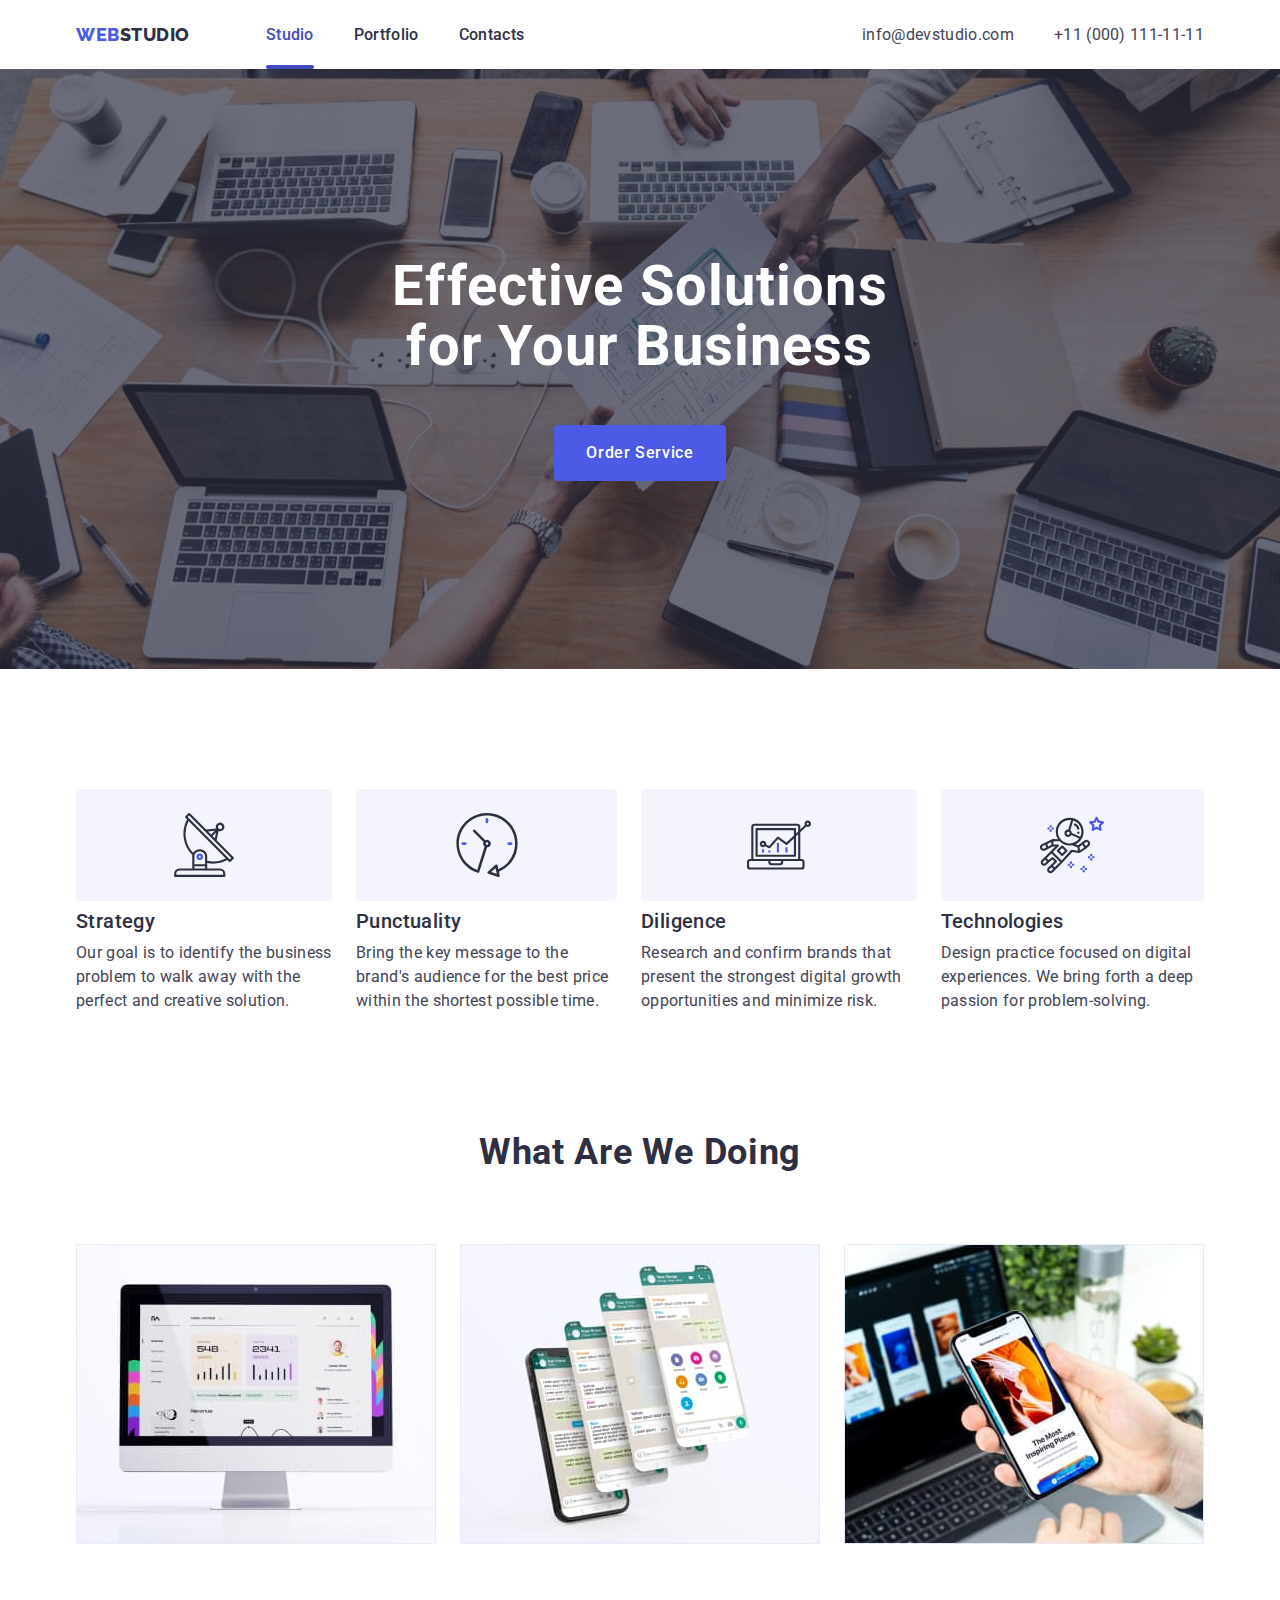
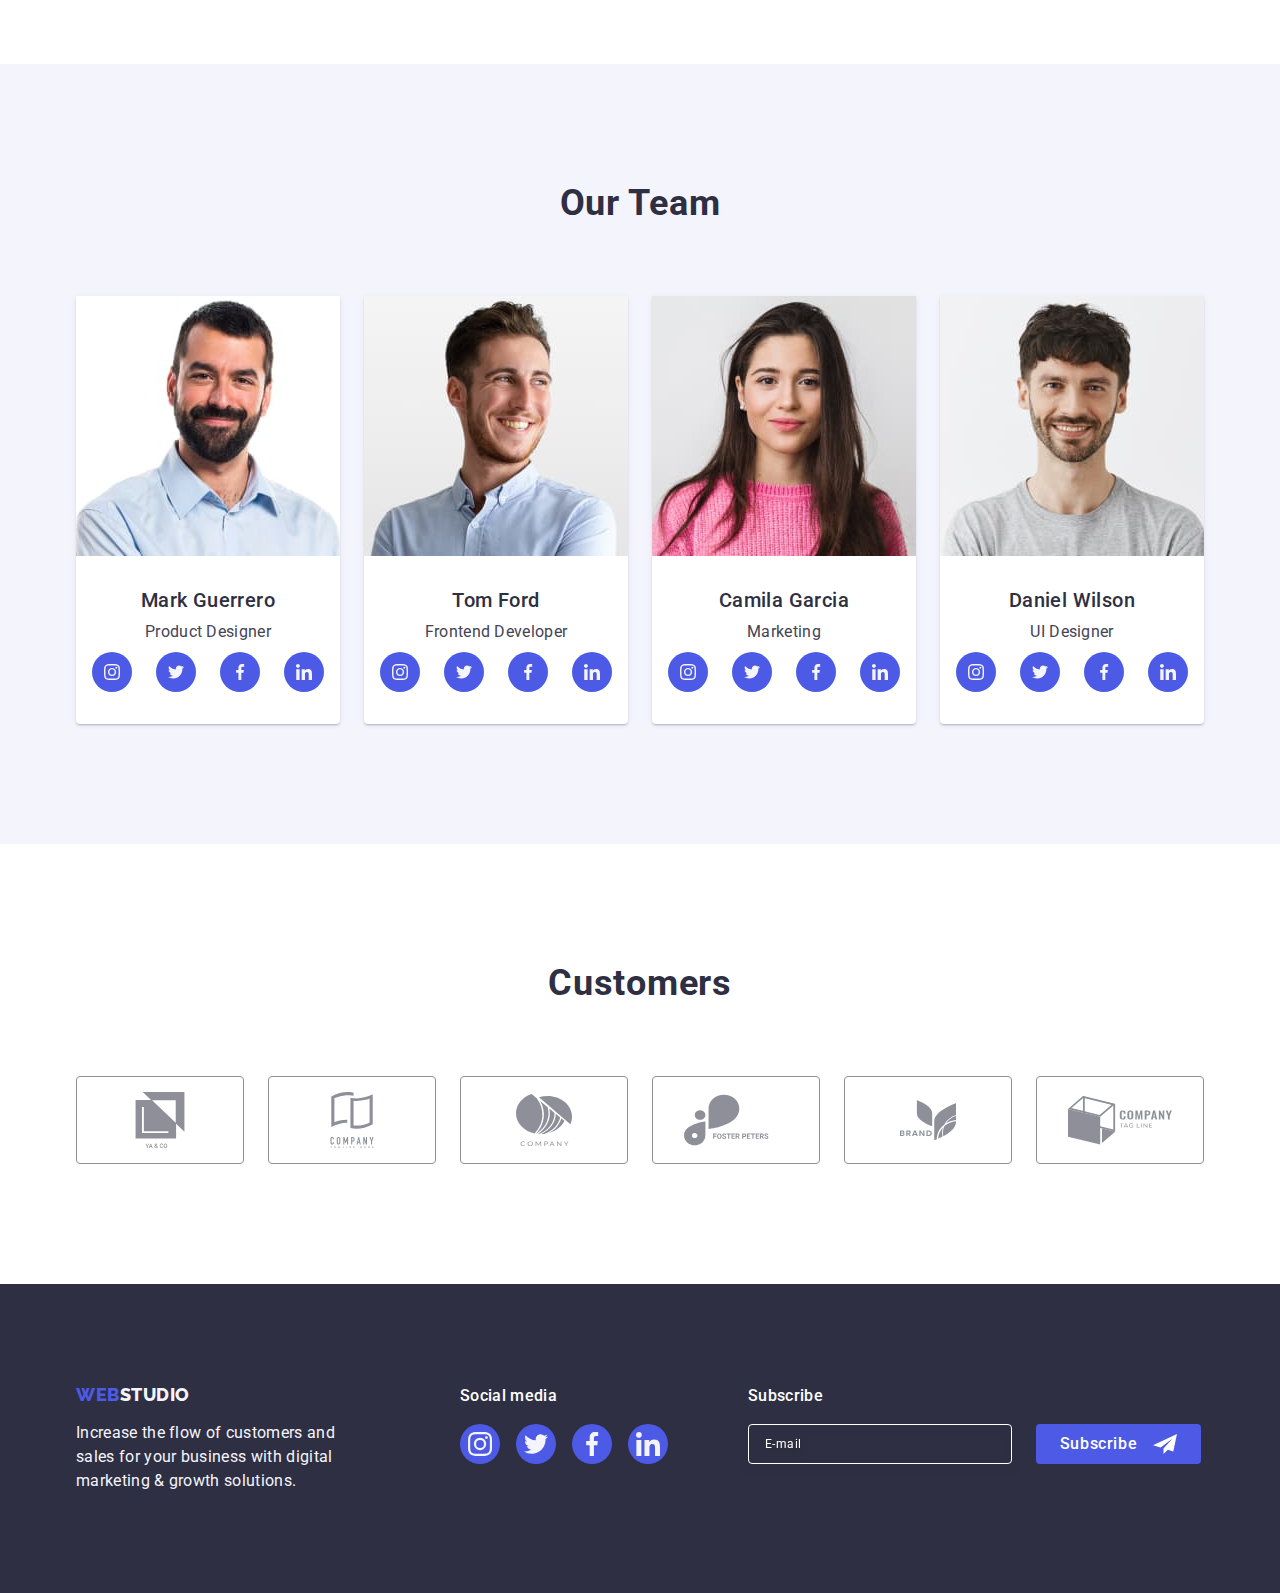
<file: index.html>
<!DOCTYPE html>
<html lang="en">
  <head>
    <meta charset="UTF-8" />
    <meta http-equiv="X-UA-Compatible" content="IE=edge" />
    <meta name="viewport" content="width=device-width, initial-scale=1.0" />
    <link
      rel="stylesheet"
      href="https://cdnjs.cloudflare.com/ajax/libs/modern-normalize/1.1.0/modern-normalize.min.css"
    />
    <link rel="stylesheet" href="./css/styles.css" />
    <link rel="preconnect" href="https://fonts.googleapis.com" />
    <link rel="preconnect" href="https://fonts.gstatic.com" crossorigin />
    <link
      href="https://fonts.googleapis.com/css2?family=Raleway:wght@800&family=Roboto:wght@400;500;700&display=swap"
      rel="stylesheet"
    />
    <title>Web Studio</title>
  </head>
  <body>
    <header class="page-header">
      <div class="container page-header-container">
        <nav class="main-nav">
          <a href="./index.html" class="logo link"
            >Web<span class="logo-part">Studio</span></a
          >
          <ul class="main-nav-list list">
            <li class="main-nav-item item">
              <a class="main-nav-link link current-page" href="./index.html"
                >Studio</a
              >
            </li>
            <li class="main-nav-item item">
              <a class="main-nav-link link" href="./portfolio.html"
                >Portfolio</a
              >
            </li>
            <li class="main-nav-item item">
              <a class="main-nav-link link" href="">Contacts</a>
            </li>
          </ul>
        </nav>
        <address class="page-header-address">
          <ul class="header-adress-list list">
            <li class="header-address-item item">
              <a
                class="header-address-link link"
                href="mailto:info@devstudio.com"
                >info@devstudio.com</a
              >
            </li>
            <li class="header-address-item item">
              <a class="header-address-link link" href="tel:+110001111111"
                >+11 (000) 111-11-11</a
              >
            </li>
          </ul>
        </address>
      </div>
    </header>
    <main>
      <section class="hero">
        <div class="container hero-container">
          <h1 class="main-title">Effective Solutions for Your Business</h1>
          <button class="hero-btn btn" type="button" data-modal-open>
            Order Service
          </button>
        </div>
      </section>
      <section class="principles">
        <div class="container">
          <h2 class="hiden">Section 1</h2>
          <ul class="principles-list list">
            <li class="principles-item item">
              <div class="principles-icon-block">
                <svg class="principles-icon" width="64" height="64">
                  <use href="./images/icons.svg#icon-antenna"></use>
                </svg>
              </div>
              <h3 class="secondary-title">Strategy</h3>
              <p class="main-text">
                Our goal is to identify the business problem to walk away with
                the perfect and creative solution.
              </p>
            </li>
            <li class="principles-item item">
              <div class="principles-icon-block">
                <svg class="principles-icon" width="64" height="64">
                  <use href="./images/icons.svg#icon-clock"></use>
                </svg>
              </div>
              <h3 class="secondary-title">Punctuality</h3>
              <p class="main-text">
                Bring the key message to the brand's audience for the best price
                within the shortest possible time.
              </p>
            </li>
            <li class="principles-item item">
              <div class="principles-icon-block">
                <svg class="principles-icon" width="64" height="64">
                  <use href="./images/icons.svg#icon-diagram"></use>
                </svg>
              </div>
              <h3 class="secondary-title">Diligence</h3>
              <p class="main-text">
                Research and confirm brands that present the strongest digital
                growth opportunities and minimize risk.
              </p>
            </li>
            <li class="principles-item item">
              <div class="principles-icon-block">
                <svg class="principles-icon" width="64" height="64">
                  <use href="./images/icons.svg#icon-astronaut"></use>
                </svg>
              </div>
              <h3 class="secondary-title">Technologies</h3>
              <p class="main-text">
                Design practice focused on digital experiences. We bring forth a
                deep passion for problem-solving.
              </p>
            </li>
          </ul>
        </div>
      </section>
      <section class="works">
        <div class="container">
          <h2 class="section-title">What are we doing</h2>
          <ul class="works-list list">
            <li class="works-item item">
              <img
                class="works-img"
                src="./images/computer.jpg"
                alt="computer"
                width="360"
              />
            </li>
            <li class="works-item item">
              <img
                class="works-img"
                src="./images/phone.jpg"
                alt="phone"
                width="360"
              />
            </li>
            <li class="works-item item">
              <img
                class="works-img"
                src="./images/phone-and-laptop.jpg"
                alt="phone and laptop"
                width="360"
              />
            </li>
          </ul>
        </div>
      </section>
      <section class="team">
        <div class="container">
          <h2 class="section-title">Our Team</h2>
          <ul class="team-list list">
            <li class="team-item item">
              <img
                class="team-img"
                src="./images/mark-guerrero.jpg"
                alt="mark guerrero"
                width="264"
              />
              <div class="card-info">
                <h3 class="secondary-title">Mark Guerrero</h3>
                <p class="main-text">Product Designer</p>
                <ul class="social-media-list list">
                  <li class="social-media-item">
                    <a href="" class="social-media-link">
                      <svg
                        class="social-media-icon"
                        aria-label="instagram icon"
                        width="16"
                        height="16"
                      >
                        <use href="./images/icons.svg#icon-instagram"></use>
                      </svg>
                    </a>
                  </li>
                  <li class="social-media-item">
                    <a href="" class="social-media-link">
                      <svg
                        class="social-media-icon"
                        aria-label="twitter icon"
                        width="16"
                        height="16"
                      >
                        <use href="./images/icons.svg#icon-twitter"></use>
                      </svg>
                    </a>
                  </li>
                  <li class="social-media-item">
                    <a href="" class="social-media-link">
                      <svg
                        class="social-media-icon"
                        aria-label="facebook icon"
                        width="16"
                        height="16"
                      >
                        <use href="./images/icons.svg#icon-facebook"></use>
                      </svg>
                    </a>
                  </li>
                  <li class="social-media-item">
                    <a href="" class="social-media-link">
                      <svg
                        class="social-media-icon"
                        aria-label="linkedin icon"
                        width="16"
                        height="16"
                      >
                        <use href="./images/icons.svg#icon-linkedin"></use>
                      </svg>
                    </a>
                  </li>
                </ul>
              </div>
            </li>
            <li class="team-item item">
              <img
                class="team-img"
                src="./images/tom-ford.jpg"
                alt="tom ford"
                width="264"
              />
              <div class="card-info">
                <h3 class="secondary-title">Tom Ford</h3>
                <p class="main-text">Frontend Developer</p>
                <ul class="social-media-list list">
                  <li class="social-media-item">
                    <a
                      href=""
                      class="social-media-link"
                      aria-label="instagram icon"
                    >
                      <svg class="social-media-icon" width="16" height="16">
                        <use href="./images/icons.svg#icon-instagram"></use>
                      </svg>
                    </a>
                  </li>
                  <li class="social-media-item">
                    <a
                      href=""
                      class="social-media-link"
                      aria-label="twitter icon"
                    >
                      <svg class="social-media-icon" width="16" height="16">
                        <use href="./images/icons.svg#icon-twitter"></use>
                      </svg>
                    </a>
                  </li>
                  <li class="social-media-item">
                    <a
                      href=""
                      class="social-media-link"
                      aria-label="facebook icon"
                    >
                      <svg class="social-media-icon" width="16" height="16">
                        <use href="./images/icons.svg#icon-facebook"></use>
                      </svg>
                    </a>
                  </li>
                  <li class="social-media-item">
                    <a
                      href=""
                      class="social-media-link"
                      aria-label="linkedin icon"
                    >
                      <svg class="social-media-icon" width="16" height="16">
                        <use href="./images/icons.svg#icon-linkedin"></use>
                      </svg>
                    </a>
                  </li>
                </ul>
              </div>
            </li>
            <li class="team-item item">
              <img
                class="team-img"
                src="./images/camila-garcia.jpg"
                alt="camila garcia"
                width="264"
              />
              <div class="card-info">
                <h3 class="secondary-title">Camila Garcia</h3>
                <p class="main-text">Marketing</p>
                <ul class="social-media-list list">
                  <li class="social-media-item">
                    <a
                      href=""
                      class="social-media-link"
                      aria-label="instagram icon"
                    >
                      <svg class="social-media-icon" width="16" height="16">
                        <use href="./images/icons.svg#icon-instagram"></use>
                      </svg>
                    </a>
                  </li>
                  <li class="social-media-item">
                    <a
                      href=""
                      class="social-media-link"
                      aria-label="twitter icon"
                    >
                      <svg class="social-media-icon" width="16" height="16">
                        <use href="./images/icons.svg#icon-twitter"></use>
                      </svg>
                    </a>
                  </li>
                  <li class="social-media-item">
                    <a
                      href=""
                      class="social-media-link"
                      aria-label="facebook icon"
                    >
                      <svg class="social-media-icon" width="16" height="16">
                        <use href="./images/icons.svg#icon-facebook"></use>
                      </svg>
                    </a>
                  </li>
                  <li class="social-media-item">
                    <a
                      href=""
                      class="social-media-link"
                      aria-label="linkedin icon"
                    >
                      <svg class="social-media-icon" width="16" height="16">
                        <use href="./images/icons.svg#icon-linkedin"></use>
                      </svg>
                    </a>
                  </li>
                </ul>
              </div>
            </li>
            <li class="team-item item">
              <img
                class="team-img"
                src="./images/daniel-wilson.jpg"
                alt="daniel wilson"
                width="264"
              />
              <div class="card-info">
                <h3 class="secondary-title">Daniel Wilson</h3>
                <p class="main-text">UI Designer</p>
                <ul class="social-media-list list">
                  <li class="social-media-item">
                    <a
                      href=""
                      class="social-media-link"
                      aria-label="instagram icon"
                    >
                      <svg class="social-media-icon" width="16" height="16">
                        <use href="./images/icons.svg#icon-instagram"></use>
                      </svg>
                    </a>
                  </li>
                  <li class="social-media-item">
                    <a
                      href=""
                      class="social-media-link"
                      aria-label="twitter icon"
                    >
                      <svg class="social-media-icon" width="16" height="16">
                        <use href="./images/icons.svg#icon-twitter"></use>
                      </svg>
                    </a>
                  </li>
                  <li class="social-media-item">
                    <a
                      href=""
                      class="social-media-link"
                      aria-label="facebook icon"
                    >
                      <svg class="social-media-icon" width="16" height="16">
                        <use href="./images/icons.svg#icon-facebook"></use>
                      </svg>
                    </a>
                  </li>
                  <li class="social-media-item">
                    <a
                      href=""
                      class="social-media-link"
                      aria-label="linkedin icon"
                    >
                      <svg class="social-media-icon" width="16" height="16">
                        <use href="./images/icons.svg#icon-linkedin"></use>
                      </svg>
                    </a>
                  </li>
                </ul>
              </div>
            </li>
          </ul>
        </div>
      </section>
      <section class="customers">
        <div class="container">
          <h2 class="section-title">Customers</h2>
          <ul class="customers-list list">
            <li class="customers-item">
              <a href="" class="customers-link" aria-label="Ya&Co logo">
                <svg class="customers-icon" width="104" height="56">
                  <use href="./images/icons.svg#icon-ya-co"></use>
                </svg>
              </a>
            </li>
            <li class="customers-item">
              <a
                href=""
                class="customers-link"
                aria-label="Company tagline here icon"
              >
                <svg class="customers-icon" width="104" height="56">
                  <use href="./images/icons.svg#icon-tagline-here"></use>
                </svg>
              </a>
            </li>
            <li class="customers-item">
              <a href="" class="customers-link" aria-label="Company icon">
                <svg class="customers-icon" width="104" height="56">
                  <use href="./images/icons.svg#icon-company"></use>
                </svg>
              </a>
            </li>
            <li class="customers-item">
              <a href="" class="customers-link" aria-label="Foster peters icon">
                <svg class="customers-icon" width="104" height="56">
                  <use href="./images/icons.svg#icon-foster-peters"></use>
                </svg>
              </a>
            </li>
            <li class="customers-item">
              <a href="" class="customers-link" aria-label="Brand icon">
                <svg class="customers-icon" width="104" height="56">
                  <use href="./images/icons.svg#icon-brand"></use>
                </svg>
              </a>
            </li>
            <li class="customers-item">
              <a
                href=""
                class="customers-link"
                aria-label="Company tag line icon"
              >
                <svg class="customers-icon" width="104" height="56">
                  <use href="./images/icons.svg#icon-company-tag-line"></use>
                </svg>
              </a>
            </li>
          </ul>
        </div>
      </section>
    </main>
    <footer class="basement">
      <div class="container">
        <div class="basement-left">
          <a href="./index.html" class="logo link"
            >Web<span class="logo-part">Studio</span></a
          >
          <p class="main-text">
            Increase the flow of customers and sales for your business with
            digital marketing & growth solutions.
          </p>
        </div>

        <div class="social-media-block">
          <p class="basement-social-media-title">Social media</p>
          <ul class="social-media-list sm-list-footer list">
            <li class="social-media-item">
              <a
                href=""
                class="social-media-link sm-link-footer"
                aria-label="instagram icon"
              >
                <svg class="social-media-icon" width="24" height="24">
                  <use href="./images/icons.svg#icon-instagram"></use>
                </svg>
              </a>
            </li>
            <li class="social-media-item">
              <a
                href=""
                class="social-media-link sm-link-footer"
                aria-label="twitter icon"
              >
                <svg class="social-media-icon" width="24" height="24">
                  <use href="./images/icons.svg#icon-twitter"></use>
                </svg>
              </a>
            </li>
            <li class="social-media-item">
              <a
                href=""
                class="social-media-link sm-link-footer"
                aria-label="facebook icon"
              >
                <svg class="social-media-icon" width="24" height="24">
                  <use href="./images/icons.svg#icon-facebook"></use>
                </svg>
              </a>
            </li>
            <li class="social-media-item">
              <a
                href=""
                class="social-media-link sm-link-footer"
                aria-label="linkedin icon"
              >
                <svg class="social-media-icon" width="24" height="24">
                  <use href="./images/icons.svg#icon-linkedin"></use>
                </svg>
              </a>
            </li>
          </ul>
        </div>

        <div class="bacement-form-wrapper">
          <p class="bacement-form-title">Subscribe</p>
          <form class="basement-subscribe-form" name="subscribe-form">
            <label
              class="bacement-subscribe-form-wrapper"
              id="bacement-user-name-input"
            >
              <input
                type="email"
                name="user-mail"
                class="basement-subscribe-input-mail"
                placeholder="E-mail"
                required
              />
            </label>
            <button class="basement-subscribe-btn btn" type="submit">
              Subscribe
              <svg
                class="basement-subscribe-button-icon"
                width="24"
                height="24"
              >
                <use
                  class="basement-subscribe-button-plane-icon"
                  href="./images/icons.svg#icon-plain"
                ></use>
              </svg>
            </button>
          </form>
        </div>
      </div>
    </footer>
    <div class="hero-backdrop is-hidden" data-modal>
      <div class="hero-modal">
        <button class="hero-modal-btn btn" type="button" data-modal-close>
          <svg class="hero-modal-icon" width="8" height="8">
            <use href="./images/icons.svg#icon-close"></use>
          </svg>
        </button>
        <p class="modal-contacts-form-title">
          Leave your contacts and we will call you back
        </p>
        <form name="modal-contacts-form">
          <div class="modal-contacts-form-fild">
            <label class="modal-contacts-form-wrapper" for="user-name"
              >Name</label
            >
            <div class="contacts-form-input-wrapper">
              <input
                class="modal-contacts-input"
                type="text"
                name="user-name"
                required
                id="user-name"
              />
              <svg class="contacts-form-input-icon" width="18" height="24">
                <use href="./images/icons.svg#icon-man"></use>
              </svg>
            </div>
          </div>
          <div class="modal-contacts-form-fild">
            <label class="modal-contacts-form-wrapper" for="user-phone"
              >Phone</label
            >
            <div class="contacts-form-input-wrapper">
              <input
                class="modal-contacts-input"
                type="tel"
                name="user-phone"
                id="user-phone"
                required
              />
              <svg class="contacts-form-input-icon" width="18" height="24">
                <use href="./images/icons.svg#icon-phone"></use>
              </svg>
            </div>
          </div>

          <div class="modal-contacts-form-fild">
            <label class="modal-contacts-form-wrapper" for="modal-user-mail"
              >Email</label
            >
            <div class="contacts-form-input-wrapper">
              <input
                class="modal-contacts-input"
                type="email"
                name="user-mail"
                id="modal-user-mail"
              />
              <svg class="contacts-form-input-icon" width="18" height="24">
                <use href="./images/icons.svg#icon-mail"></use>
              </svg>
            </div>
          </div>

          <div class="modal-contacts-form-textarea-fild">
            <label class="modal-contacts-form-wrapper" for="user-comment"
              >Comment</label
            >
            <textarea
              class="contacts-form-textarea"
              name="user-comment"
              id="user-comment"
              placeholder="Text input"
            ></textarea>
          </div>
          <div class="modal-contacts-form-checkbox-fild">
            <input
              class="modal-contacts-checkbox visually-hidden"
              type="checkbox"
              name="user-privacy"
              required
              id="user-privacy"
              value="true"
            />
            <label class="modal-contacts-checkbox-wrapper" for="user-privacy"
              ><span class="modal-contacts-custom-checkbox-wrapper">
                <svg
                  class="modal-contacts-custom-checkbox-icon"
                  width="10"
                  height="8"
                >
                  <use href="./images/icons.svg#icon-checked"></use>
                </svg>
              </span>

              I accept the terms and conditions of the
              <a href="" class="modal-private-policy-link link"
                >Privacy Policy</a
              >
            </label>
          </div>
          <button type="submit" class="modal-contacts-submit-btn btn">
            Send
          </button>
        </form>
      </div>
    </div>
    <script src="./js/modal.js"></script>
  </body>
</html>
</file>
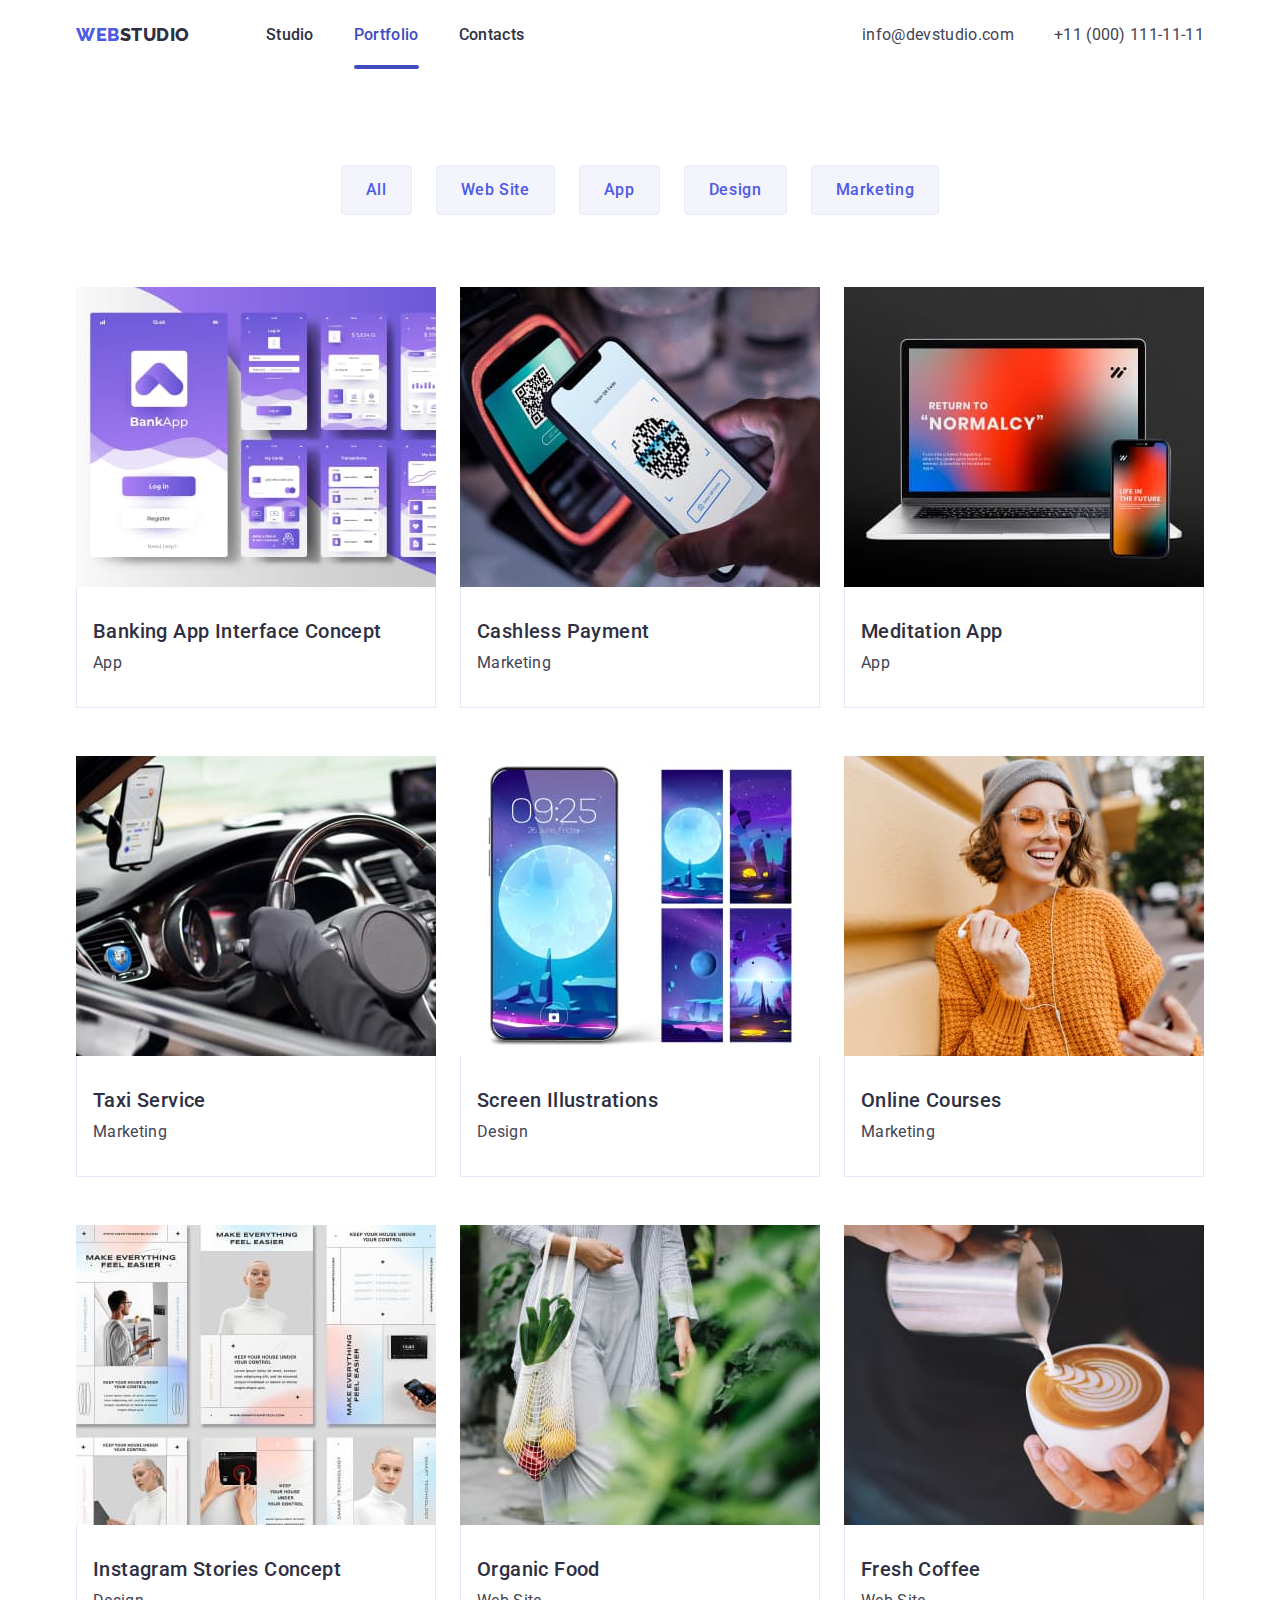
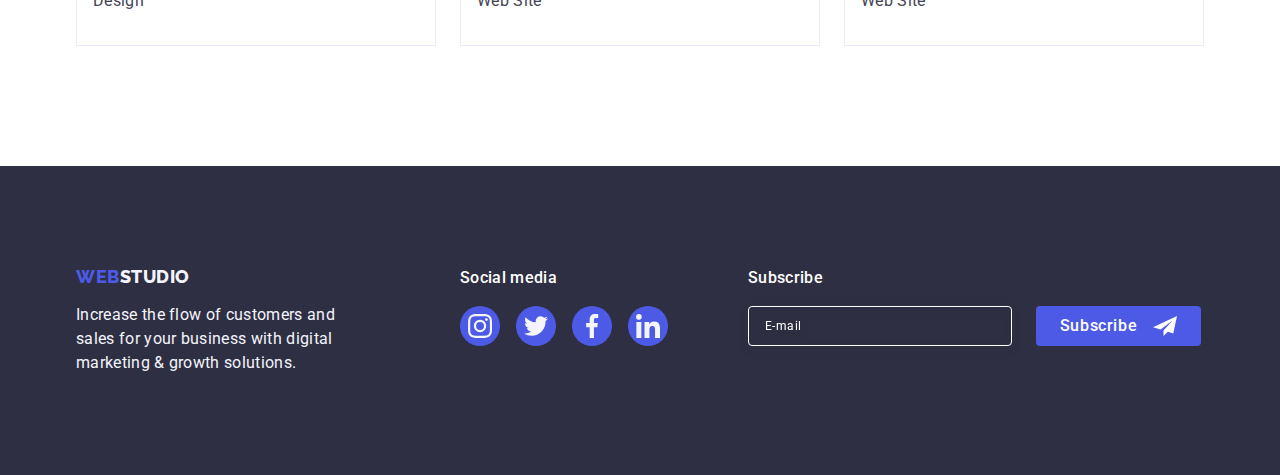
<file: portfolio.html>
<!DOCTYPE html>
<html lang="en">
  <head>
    <meta charset="UTF-8" />
    <meta http-equiv="X-UA-Compatible" content="IE=edge" />
    <meta name="viewport" content="width=device-width, initial-scale=1.0" />
    <link
      rel="stylesheet"
      href="https://cdnjs.cloudflare.com/ajax/libs/modern-normalize/1.1.0/modern-normalize.min.css"
    />
    <link rel="stylesheet" href="./css/styles.css" />
    <link rel="preconnect" href="https://fonts.googleapis.com" />
    <link rel="preconnect" href="https://fonts.gstatic.com" crossorigin />
    <link
      href="https://fonts.googleapis.com/css2?family=Raleway:wght@800&family=Roboto:wght@400;500;700&display=swap"
      rel="stylesheet"
    />
    <title>Portfolio</title>
  </head>
  <body>
    <header class="page-header">
      <div class="container page-header-container">
        <nav class="main-nav">
          <a href="./index.html" class="logo link"
            >Web<span class="logo-part">Studio</span></a
          >
          <ul class="main-nav-list list">
            <li class="main-nav-item item">
              <a class="main-nav-link link" href="./index.html">Studio</a>
            </li>
            <li class="main-nav-item item">
              <a class="main-nav-link link current-page" href="./portfolio.html"
                >Portfolio</a
              >
            </li>
            <li class="main-nav-item item">
              <a class="main-nav-link link" href="">Contacts</a>
            </li>
          </ul>
        </nav>
        <address class="page-header-address">
          <ul class="header-adress-list list">
            <li class="header-address-item item">
              <a
                class="header-address-link link"
                href="mailto:info@devstudio.com"
                >info@devstudio.com</a
              >
            </li>
            <li class="header-address-item item">
              <a class="header-address-link link" href="tel:+110001111111"
                >+11 (000) 111-11-11</a
              >
            </li>
          </ul>
        </address>
      </div>
    </header>
    <main>
      <section class="portfolio">
        <div class="container portfolio-container">
          <h1 class="hiden">Portfolio</h1>
          <ul class="portfolio-filtr-list list">
            <li class="portfolio-filtr-item item">
              <button class="portfolio-filtr-btn btn" type="button">All</button>
            </li>
            <li class="portfolio-filtr-item item">
              <button class="portfolio-filtr-btn btn" type="button">
                Web Site
              </button>
            </li>
            <li class="portfolio-filtr-item item">
              <button class="portfolio-filtr-btn btn" type="button">App</button>
            </li>
            <li class="portfolio-filtr-item item">
              <button class="portfolio-filtr-btn btn" type="button">
                Design
              </button>
            </li>
            <li class="portfolio-filtr-item item">
              <button class="portfolio-filtr-btn btn" type="button">
                Marketing
              </button>
            </li>
          </ul>
          <ul class="portfolio-list list">
            <li class="portfolio-item">
              <a href="" class="portfolio-link link">
                <div class="portfolio-thumb">
                  <img
                    src="./images/app.jpg"
                    alt="application"
                    width="360"
                    class="portfolio-img"
                  />
                  <p class="portfolio-overlay">
                    14 Stylish and User-Friendly App Design Concepts · Task
                    Manager App · Calorie Tracker App · Exotic Fruit Ecommerce
                    App · Cloud Storage App
                  </p>
                </div>
                <div class="card-info portfolio-card-info">
                  <h2 class="secondary-title">Banking App Interface Concept</h2>
                  <p class="main-text">App</p>
                </div>
              </a>
            </li>
            <li class="portfolio-item">
              <a href="" class="portfolio-link link">
                <div class="portfolio-thumb">
                  <img
                    src="./images/phone-payment.jpg"
                    alt="phone payment"
                    width="360"
                    class="portfolio-img"
                  />
                  <p class="portfolio-overlay">
                    14 Stylish and User-Friendly App Design Concepts · Task
                    Manager App · Calorie Tracker App · Exotic Fruit Ecommerce
                    App · Cloud Storage App
                  </p>
                </div>
                <div class="card-info portfolio-card-info">
                  <h2 class="secondary-title">Cashless Payment</h2>
                  <p class="main-text">Marketing</p>
                </div>
              </a>
            </li>
            <li class="portfolio-item">
              <a href="" class="portfolio-link link">
                <div class="portfolio-thumb">
                  <img
                    src="./images/leptop-phone.jpg"
                    alt="phone and laptop"
                    width="360"
                    class="portfolio-img"
                  />
                  <p class="portfolio-overlay">
                    14 Stylish and User-Friendly App Design Concepts · Task
                    Manager App · Calorie Tracker App · Exotic Fruit Ecommerce
                    App · Cloud Storage App
                  </p>
                </div>
                <div class="card-info portfolio-card-info">
                  <h2 class="secondary-title">Meditation App</h2>
                  <p class="main-text">App</p>
                </div>
              </a>
            </li>
            <li class="portfolio-item">
              <a href="" class="portfolio-link link">
                <div class="portfolio-thumb">
                  <img
                    src="./images/phone-in-car.jpg"
                    alt="phone in car"
                    width="360"
                    class="portfolio-img"
                  />
                  <p class="portfolio-overlay">
                    14 Stylish and User-Friendly App Design Concepts · Task
                    Manager App · Calorie Tracker App · Exotic Fruit Ecommerce
                    App · Cloud Storage App
                  </p>
                </div>
                <div class="card-info portfolio-card-info">
                  <h2 class="secondary-title">Taxi Service</h2>
                  <p class="main-text">Marketing</p>
                </div>
              </a>
            </li>
            <li class="portfolio-item">
              <a href="" class="portfolio-link link">
                <div class="portfolio-thumb">
                  <img
                    src="./images/phone-screenholders.jpg"
                    alt="phone and screenholders"
                    width="360"
                    class="portfolio-img"
                  />
                  <p class="portfolio-overlay">
                    14 Stylish and User-Friendly App Design Concepts · Task
                    Manager App · Calorie Tracker App · Exotic Fruit Ecommerce
                    App · Cloud Storage App
                  </p>
                </div>
                <div class="card-info portfolio-card-info">
                  <h2 class="secondary-title">Screen Illustrations</h2>
                  <p class="main-text">Design</p>
                </div>
              </a>
            </li>
            <li class="portfolio-item">
              <a href="" class="portfolio-link link">
                <div class="portfolio-thumb">
                  <img
                    src="./images/girl-with-phone.jpg"
                    alt="girl with phone"
                    width="360"
                    class="portfolio-img"
                  />
                  <p class="portfolio-overlay">
                    14 Stylish and User-Friendly App Design Concepts · Task
                    Manager App · Calorie Tracker App · Exotic Fruit Ecommerce
                    App · Cloud Storage App
                  </p>
                </div>
                <div class="card-info portfolio-card-info">
                  <h2 class="secondary-title">Online Courses</h2>
                  <p class="main-text">Marketing</p>
                </div>
              </a>
            </li>
            <li class="portfolio-item">
              <a href="" class="portfolio-link link">
                <div class="portfolio-thumb">
                  <img
                    src="./images/posts.jpg"
                    alt="posts"
                    width="360"
                    class="portfolio-img"
                  />
                  <p class="portfolio-overlay">
                    14 Stylish and User-Friendly App Design Concepts · Task
                    Manager App · Calorie Tracker App · Exotic Fruit Ecommerce
                    App · Cloud Storage App
                  </p>
                </div>
                <div class="card-info portfolio-card-info">
                  <h2 class="secondary-title">Instagram Stories Concept</h2>
                  <p class="main-text">Design</p>
                </div>
              </a>
            </li>
            <li class="portfolio-item">
              <a href="" class="portfolio-link link">
                <div class="portfolio-thumb">
                  <img
                    src="./images/woman-with-vegitables.jpg"
                    alt="woman with vegitables"
                    width="360"
                    class="portfolio-img"
                  />
                  <p class="portfolio-overlay">
                    14 Stylish and User-Friendly App Design Concepts · Task
                    Manager App · Calorie Tracker App · Exotic Fruit Ecommerce
                    App · Cloud Storage App
                  </p>
                </div>
                <div class="card-info portfolio-card-info">
                  <h2 class="secondary-title">Organic Food</h2>
                  <p class="main-text">Web Site</p>
                </div>
              </a>
            </li>
            <li class="portfolio-item">
              <a href="" class="portfolio-link link">
                <div class="portfolio-thumb">
                  <img
                    src="./images/coffe.jpg"
                    alt="coffe"
                    width="360"
                    class="portfolio-img"
                  />
                  <p class="portfolio-overlay">
                    14 Stylish and User-Friendly App Design Concepts · Task
                    Manager App · Calorie Tracker App · Exotic Fruit Ecommerce
                    App · Cloud Storage App
                  </p>
                </div>
                <div class="card-info portfolio-card-info">
                  <h2 class="secondary-title">Fresh Coffee</h2>
                  <p class="main-text">Web Site</p>
                </div>
              </a>
            </li>
          </ul>
        </div>
      </section>
    </main>
    <footer class="basement">
      <div class="container">
        <div class="basement-left">
          <a href="./index.html" class="logo link"
            >Web<span class="logo-part">Studio</span></a
          >
          <p class="main-text">
            Increase the flow of customers and sales for your business with
            digital marketing & growth solutions.
          </p>
        </div>

        <div class="social-media-block">
          <p class="basement-social-media-title">Social media</p>
          <ul class="social-media-list sm-list-footer list">
            <li class="social-media-item">
              <a
                href=""
                class="social-media-link sm-link-footer"
                aria-label="instagram icon"
              >
                <svg class="social-media-icon" width="24" height="24">
                  <use href="./images/icons.svg#icon-instagram"></use>
                </svg>
              </a>
            </li>
            <li class="social-media-item">
              <a
                href=""
                class="social-media-link sm-link-footer"
                aria-label="twitter icon"
              >
                <svg class="social-media-icon" width="24" height="24">
                  <use href="./images/icons.svg#icon-twitter"></use>
                </svg>
              </a>
            </li>
            <li class="social-media-item">
              <a
                href=""
                class="social-media-link sm-link-footer"
                aria-label="facebook icon"
              >
                <svg class="social-media-icon" width="24" height="24">
                  <use href="./images/icons.svg#icon-facebook"></use>
                </svg>
              </a>
            </li>
            <li class="social-media-item">
              <a
                href=""
                class="social-media-link sm-link-footer"
                aria-label="linkedin icon"
              >
                <svg class="social-media-icon" width="24" height="24">
                  <use href="./images/icons.svg#icon-linkedin"></use>
                </svg>
              </a>
            </li>
          </ul>
        </div>

        <div class="bacement-form-wrapper">
          <p class="bacement-form-title">Subscribe</p>
          <form class="basement-subscribe-form" name="subscribe-form">
            <label
              class="bacement-subscribe-form-wrapper"
              id="bacement-user-name-input"
            >
              <input
                type="email"
                name="user-mail"
                class="basement-subscribe-input-mail"
                placeholder="E-mail"
                required
              />
            </label>
            <button class="basement-subscribe-btn btn" type="submit">
              Subscribe
              <svg
                class="basement-subscribe-button-icon"
                width="24"
                height="24"
              >
                <use
                  class="basement-subscribe-button-plane-icon"
                  href="./images/icons.svg#icon-plain"
                ></use>
              </svg>
            </button>
          </form>
        </div>
      </div>
    </footer>
  </body>
</html>
</file>
<file: css/styles.css>
:root {
	--primary-brand-color: #4d5ae5;
	--pressed-state-color: #404bbf;
	--dark-color: #2e2f42;
	--success-color: #31d0aa;
	--text-color: #434455;
	--subtle-text-color: #8e8f99;
	--accent-color: #e7e9fc;
	--light-color: #f4f4fd;
	--modal-ovarlay-color: #2e2f42;
	--hero-background-color: #2e2f42;
	--white-background-color: #ffffff;
	--modal-background-color: #fcfcfc;
	--modal-color: rgba(46, 47, 66, 0.4);
	--modal-border-color: 1px solid rgba(46, 47, 66, 0.2);
	--main-font-family: "Roboto", sans-serif;
	--secondary-font-family: "Raleway", sans-serif;
	--title-font-size: 56px;
	--title-font-weight: 700;
	--title-letter-spacing: 0.02em;
	--title-line-height: 1.07;
	--second-title-font-size: 36px;
	--second-title-font-weight: 700;
	--second-title-letter-spacing: 0.02em;
	--second-title-line-height: 1.1;
	--third-title-font-size: 20px;
	--third-title-font-weight: 500;
	--third-title-letter-spacing: 0.02em;
	--third-title-line-height: 1.2;
	--body-font-size: 16px;
	--body-font-weight: 400;
	--body-letter-spacing: 0.02em;
	--body-line-height: 1.5;
	--small-text-font-size: 12px;
	--small-text-font-weight: 400;
	--small-text-letter-spacing: 0.04em;
	--small-text-line-height: 1.17;
	--body-medium-font-size: 16px;
	--body-medium-font-weight: 500;
	--body-medium-letter-spacing: 0.02em;
	--body-medium-line-height: 1.5;
	--button-text-font-size: 16px;
	--button-text-font-weight: 500;
	--button-text-letter-spacing: 0.04em;
	--button-text-line-height: 1.5;
	--link-text-font-size: 12px;
	--link-text-font-weight: 400;
	--link-text-letter-spacing: 0.04em;
	--link-text-line-height: 1.33;
	--link-text-decoration: underline;
	--main-transition-duration: 250ms;
	--main-transition-timing-function: cubic-bezier(0.4, 0, 0.2, 1);
}
body {
	font-family: var(--main-font-family);
	color: var(--text-color);
	background-color: var(--white-background-color);
}
h1,
h2,
h3,
h4,
p,
ul,
ol {
	margin-top: 0;
	margin-bottom: 0;
}
ul,
ol {
	padding-left: 0;
}
img {
	display: block;
	max-width: 100%;
	height: auto;
}
address {
	font-style: normal;
}
button {
	cursor: pointer;
	border: none;
}
.container {
	width: 1128px;
	margin-left: auto;
	margin-right: auto;
}

.list {
	list-style: none;
	display: flex;
}
.link {
	text-decoration: none;
}
.btn {
	font-weight: var(--button-text-font-weight);
	font-size: var(--button-text-font-size);
	line-height: var(--button-text-line-height);
	letter-spacing: var(--button-text-letter-spacing);
}
.item:not(:last-child) {
	margin-right: 24px;
}
.social-media-link,
.hero-btn {
	transition: background-color var(--main-transition-duration) var(--main-transition-timing-function);
}
.main-nav-link,
.header-address-item > .header-address-link {
	transition: color var(--main-transition-duration) var(--main-transition-timing-function);
}
.page-header-container {
	display: flex;
	align-items: center;
	justify-content: space-between;
}
.main-nav {
	display: flex;
	align-items: center;
}
.main-nav-list {
	align-items: center;
}
.header-adress-list {
	align-items: center;
}
.main-nav-link {
	color: var(--dark-color);
}
.logo {
	font-family: var(--secondary-font-family);
	font-weight: 800;
	font-size: 18px;
	line-height: 1.17;
	color: var(--primary-brand-color);
	letter-spacing: 0.03em;
	text-transform: uppercase;
	margin-right: 76px;
	padding-top: 24px;
	padding-bottom: 24px;
}
.page-header .logo-part {
	color: var(--dark-color);
}
.main-nav-item:not(:last-child),
.header-address-item:not(:last-child) {
	margin-right: 40px;
}
.main-nav-link {
	font-weight: var(--body-medium-font-weight);
	font-size: var(--body-medium-font-size);
	line-height: var(--body-medium-line-height);
	letter-spacing: var(--body-medium-letter-spacing);
	padding-top: 24px;
	padding-bottom: 24px;
}

.header-address-link {
	color: var(--text-color);
	font-weight: var(--body-font-weight);
	font-size: var(--body-font-size);
	line-height: var(--body-line-height);
	letter-spacing: var(--body-letter-spacing);
	padding-top: 24px;
	padding-bottom: 24px;
}

.main-nav-link:hover,
.header-address-item:first-child > .header-address-link:hover,
.main-nav-link:focus,
.header-address-item:first-child > .header-address-link:focus {
	color: var(--pressed-state-color);
}

.main-text {
	font-weight: var(--body-font-weight);
	font-size: var(--body-font-size);
	line-height: var(--body-line-height);
	letter-spacing: var(--body-letter-spacing);
	color: var(--text-color);
}

.current-page {
	color: var(--pressed-state-color);
	position: relative;
}
.current-page::after {
	position: absolute;
	display: block;
	content: "";
	width: 100%;
	height: 4px;
	border-radius: 2px;
	background-color: var(--pressed-state-color);
	left: 0;
	bottom: -1px;
}
.hero {
	max-width: 1440px;
	background-color: var(--dark-color);
	background-image: linear-gradient(rgba(46, 47, 66, 0.7), rgba(46, 47, 66, 0.7)), url(../images/people-office.jpg);
	background-size: cover;
	background-repeat: no-repeat;
	background-position: center;
	color: #ffffff;
	padding-top: 188px;
	padding-bottom: 188px;
	text-align: center;
	margin: 0 auto;
}

.main-title {
	font-weight: var(--title-font-weight);
	font-size: var(--title-font-size);
	line-height: var(--title-line-height);
	letter-spacing: var(--title-letter-spacing);
	margin: 0 auto 48px auto;
	max-width: 496px;
}
.hero-btn {
	background-color: var(--primary-brand-color);
	color: inherit;
	border-radius: 4px;
	padding: 16px 32px;
	display: block;
	min-width: 169px;
	height: 56px;
	margin: 0 auto;
}
.hero-btn:hover,
.hero-btn:focus {
	background-color: var(--pressed-state-color);
}

.principles-icon-block {
	display: flex;
	justify-content: center;
	align-items: center;
	background-color: var(--light-color);
	padding-top: 24px;
	padding-bottom: 24px;
	border-radius: 4px;
	margin-bottom: 8px;
}

.principles,
.team,
.customers {
	padding-top: 120px;
	padding-bottom: 120px;
}
.works {
	padding-bottom: 120px;
}

.principles-item {
	flex-basis: calc((100%-3 * 24px) / 4);
}
.hiden {
	position: absolute;
	width: 1px;
	height: 1px;
	margin: -1px;
	border: 0;
	padding: 0;
	white-space: nowrap;
	clip-path: inset(100%);
	clip: rect(0 0 0 0);
	overflow: hidden;
}
.section-title,
.secondary-title {
	color: var(--dark-color);
}
.secondary-title {
	font-weight: var(--third-title-font-weight);
	font-size: var(--third-title-font-size);
	line-height: var(--third-title-line-height);
	letter-spacing: var(--third-title-letter-spacing);
	margin-bottom: 8px;
}
.section-title {
	font-weight: var(--second-title-font-weight);
	font-size: var(--second-title-font-size);
	line-height: var(--second-title-line-height);
	letter-spacing: var(--second-title-letter-spacing);
	text-align: center;
	text-transform: capitalize;
	margin-bottom: 72px;
}

.works-item {
	flex-basis: calc((100%-2 * 24px) / 3);
}
.team {
	background-color: var(--light-color);
}

.team-item {
	text-align: center;
	background-color: var(--white-background-color);
	flex-basis: calc((100%-3 * 24px) / 4);
	border-radius: 0 0 4px 4px;
	box-shadow: 0px 1px 6px rgba(46, 47, 66, 0.08), 0px 1px 1px rgba(46, 47, 66, 0.16),
		0px 2px 1px rgba(46, 47, 66, 0.08);
}
.card-info {
	padding: 32px 0;
}
.team .main-text {
	margin-bottom: 8px;
}
.social-media-item {
	width: 40px;
	height: 40px;
}
.social-media-list {
	display: flex;
	justify-content: center;
	align-items: center;
	gap: 24px;
}
.social-media-link {
	display: flex;
	justify-content: center;
	align-items: center;
	width: 100%;
	height: 100%;
	background-color: var(--primary-brand-color);
	border-radius: 50%;
}

.social-media-icon {
	fill: var(--light-color);
}
.social-media-link:hover,
.social-media-link:focus {
	background-color: var(--pressed-state-color);
}
.customers-list {
	gap: 24px;
	justify-content: center;
}
.customers-item {
	width: calc((100% - 120px) / 6);
	height: 88px;
}
.customers-link {
	display: flex;
	display: flex;
	justify-content: center;
	align-items: center;
	width: 100%;
	height: 100%;
	border: 1px solid var(--subtle-text-color);
	border-radius: 4px;
	color: var(--subtle-text-color);
	transition: border-color var(--main-transition-duration) var(--main-transition-timing-function),
		color var(--main-transition-duration) var(--main-transition-timing-function);
}
.customers-icon {
	fill: currentColor;
}

.customers-link:hover,
.customers-link:focus {
	border-color: var(--pressed-state-color);
	color: var(--pressed-state-color);
}

.basement {
	background-color: var(--dark-color);
	padding-top: 100px;
	padding-bottom: 100px;
}
.basement > .container {
	display: flex;
	align-items: baseline;
}
.basement .logo {
	padding: 0;
}
.basement .logo-part,
.basement .main-text {
	color: var(--light-color);
}
.basement .logo {
	display: inline-block;
	margin-bottom: 16px;
}
.basement .main-text {
	max-width: 264px;
}

.basement-social-media-title {
	font-weight: var(--body-medium-font-weight);
	font-size: var(--body-medium-font-size);
	line-height: var(--body-medium-line-height);
	letter-spacing: var(--body-medium-letter-spacing);
	margin-bottom: 16px;
	color: var(--white-background-color);
}
.sm-list-footer {
	justify-content: left;
	gap: 16px;
}
.sm-link-footer:hover,
.sm-link-footer:focus {
	background-color: var(--success-color);
}
.basement-left {
	margin-right: 120px;
}

.social-media-block {
	margin-right: 80px;
}
.bacement-form-wrapper {
	color: var(--white-background-color);
}
.bacement-form-title {
	font-weight: var(--third-title-font-weight);
	font-size: var(--body-font-size);
	line-height: var(--body-line-height);
	letter-spacing: var(--body-letter-spacing);
	margin-bottom: 16px;
}
.basement-subscribe-form {
	display: flex;
}
.bacement-subscribe-form-wrapper {
	margin-right: 24px;
}
.basement-subscribe-input-mail {
	width: 264px;
	height: 40px;
	border-radius: 4px;
	outline: none;
	border: 1px solid var(--white-background-color);
	padding-left: 16px;
	background-color: transparent;
	color: inherit;
	font-weight: var(--small-text-font-weight);
	font-size: var(--small-text-font-size);
	line-height: var(--button-text-line-height);
	letter-spacing: var(--button-text-letter-spacing);
	filter: drop-shadow(0px 4px 4px rgba(0, 0, 0, 0.15));
}
.basement-subscribe-input-mail::placeholder {
	font-weight: var(--body-font-weight);
	font-size: var(--small-text-font-size);
	line-height: 2;
	color: var(--white-background-color);
}

.basement-subscribe-btn {
	min-width: 165px;
	height: 40px;
	background-color: var(--primary-brand-color);
	transition: background-color var(--main-transition-duration) var(--main-transition-timing-function);
	color: inherit;
	border-radius: 4px;
	display: flex;
	justify-content: center;
	align-items: center;
	border: none;
	font-weight: var(--body-medium-font-weight);
	font-size: var(--body-medium-font-size);
	line-height: var(--body-medium-line-height);
	letter-spacing: var(--button-text-letter-spacing);
}
.basement-subscribe-button-icon {
	fill: var(--white-background-color);
	margin-left: 16px;
}
.basement-subscribe-btn:hover,
.basement-subscribe-btn:focus {
	background-color: var(--pressed-state-color);
}
.hero-backdrop {
	position: fixed;
	top: 0;
	left: 0;
	width: 100vw;
	height: 100vh;
	background-color: rgba(46, 47, 66, 0.4);
	opacity: 1;
	transition: opacity var(--main-transition-duration) var(--main-transition-timing-function),
		visibility var(--main-transition-duration) var(--main-transition-timing-function);
}

.hero-backdrop.is-hidden {
	opacity: 0;
	pointer-events: none;
	visibility: hidden;
}
.hero-modal {
	position: absolute;
	top: 50%;
	left: 50%;
	transform: translate(-50%, -50%) scale(1);
	width: 408px;
	min-height: 576px;
	background-color: var(--modal-background-color);
	border-radius: 4px;
	box-shadow: 0px 1px 1px rgba(0, 0, 0, 0.14), 0px 1px 3px rgba(0, 0, 0, 0.12), 0px 2px 1px rgba(0, 0, 0, 0.2);
	transition: transform var(--main-transition-duration) var(--main-transition-timing-function);
	padding: 72px 24px 24px 24px;
}

.hero-backdrop.is-hidden .hero-modal {
	transform: translate(-50%, -50%) scale(0.9);
}

.hero-modal-btn {
	width: 24px;
	height: 24px;
	padding: 0;
	background-color: var(--accent-color);
	position: absolute;
	display: flex;
	justify-content: center;
	align-items: center;
	border-radius: 50%;
	border: 1px solid rgba(0, 0, 0, 0.1);
	top: 24px;
	right: 24px;
	transition: background-color var(--main-transition-duration) var(--main-transition-timing-function),
		border var(--main-transition-duration) var(--main-transition-timing-function);
}

.hero-modal-btn:hover,
.hero-modal-btn:focus {
	background-color: var(--pressed-state-color);
	border: none;
}
.hero-modal-icon {
	transition: fill var(--main-transition-duration) var(--main-transition-timing-function);
}
.hero-modal-btn:hover .hero-modal-icon,
.hero-modal-btn:focus .hero-modal-icon {
	fill: var(--white-background-color);
}
.modal-contacts-form-title {
	font-weight: var(--body-medium-font-weight);
	font-size: var(--body-font-size);
	line-height: var(--body-line-height);
	letter-spacing: var(--body-medium-letter-spacing);
	color: var(--dark-color);
	text-align: center;
	margin-bottom: 16px;
}
.modal-contacts-form-fild {
	margin-bottom: 8px;
}
.modal-contacts-form-wrapper {
	display: block;
	font-weight: var(--small-text-font-weight);
	font-size: var(--small-text-font-size);
	line-height: var(--small-text-line-height);
	letter-spacing: var(--small-text-letter-spacing);
	color: var(--subtle-text-color);
	margin-bottom: 4px;
}
.modal-contacts-input {
	color: var(--dark-color);
	width: 100%;
	height: 40px;
	border: var(--modal-border-color);
	border-radius: 4px;
	transition: border-color var(--main-transition-duration) var(--main-transition-timing-function);
	padding-left: 38px;
	outline: transparent;
	background-color: transparent;
}

.contacts-form-input-wrapper {
	position: relative;
	display: block;
}
.contacts-form-input-icon {
	fill: var(--dark-color);
	position: absolute;
	top: 50%;
	left: 16px;
	transform: translateY(-50%);
	transition: fill var(--main-transition-duration) var(--main-transition-timing-function);
}
.modal-contacts-form-textarea-fild {
	margin-bottom: 16px;
}
.contacts-form-textarea {
	color: var(--modal-color);
	width: 100%;
	height: 120px;
	resize: none;
	padding: 8px 16px;
	outline: transparent;
	border: var(--modal-border-color);
	border-radius: 4px;
	transition: border-color var(--main-transition-duration) var(--main-transition-timing-function);
	background-color: transparent;
	font-weight: var(--small-text-font-weight);
	font-size: var(--small-text-font-size);
	line-height: var(--small-text-line-height);
	letter-spacing: var(--small-text-letter-spacing);
}
.contacts-form-textarea::placeholder {
	color: var(--modal-color);
}
.modal-contacts-input:focus,
.modal-contacts-input:hover,
.contacts-form-textarea:hover,
.contacts-form-textarea:focus {
	outline: none;
	border-color: var(--primary-brand-color);
}
.modal-contacts-input:focus + .contacts-form-input-icon,
.modal-contacts-input:hover + .contacts-form-input-icon {
	fill: var(--primary-brand-color);
}
.modal-contacts-form-checkbox-fild {
	display: flex;
	align-items: center;
	margin-bottom: 24px;
	position: relative;
}
.modal-contacts-custom-checkbox-wrapper {
	display: inline-flex;
	align-items: center;
	justify-content: center;
	width: 16px;
	height: 16px;
	border: 1px solid var(--dark-color);
	border-radius: 2px;
	cursor: pointer;
	margin-right: 8px;
	color: var(--subtle-text-color);
	fill: transparent;
}

.modal-contacts-checkbox-wrapper {
	font-weight: var(--small-text-font-weight);
	font-size: var(--small-text-font-size);
	line-height: var(--small-text-line-height);
	letter-spacing: var(--small-text-letter-spacing);
	color: var(--subtle-text-color);
}
.modal-contacts-checkbox.visually-hidden {
	position: absolute;
	appearance: none;
}
.modal-private-policy-link {
	text-decoration: underline;
	color: var(--primary-brand-color);
}
.modal-contacts-custom-checkbox-icon {
	opacity: 0;
	
	}
.modal-contacts-checkbox:checked +.modal-contacts-checkbox-wrapper 
	>.modal-contacts-custom-checkbox-wrapper {
	border: none;
	background-color: var(--pressed-state-color);
	border-color: var(--pressed-state-color);
	fill: var(--white-background-color);
}
.modal-contacts-checkbox:checked
	+ .modal-contacts-checkbox-wrapper
	> .modal-contacts-custom-checkbox-wrapper
	> .modal-contacts-custom-checkbox-icon {
	opacity: 1;
	
}

.modal-contacts-submit-btn {
	display: block;
	margin: 0 auto;
	min-width: 169px;
	height: 56px;
	padding: 16px 32px;
	text-align: center;
	border-radius: 4px;
	background-color: var(--primary-brand-color);
	color: var(--white-background-color);
	font-weight: var(--button-text-font-weight);
	font-size: var(--button-text-font-size);
	line-height: var(--button-text-line-height);
	letter-spacing: var(--button-text-letter-spacing);
	transition: background-color var(--main-transition-duration) var(--main-transition-timing-function);
}
.modal-contacts-submit-btn:hover,
.modal-contacts-submit-btn:focus {
	background-color: var(--pressed-state-color);
}

.portfolio {
	padding: 96px 0 120px;
}
.portfolio-container {
	padding-left: 0;
	padding-right: 0;
}
.portfolio-filtr-list {
	justify-content: center;
	margin-bottom: 72px;
}
.portfolio-filtr-btn {
	background-color: var(--light-color);
	color: var(--primary-brand-color);
	border-radius: 4px;
	border: 1px solid var(--accent-color);
	padding: 12px 24px;
	transition: background-color var(--main-transition-duration) var(--main-transition-timing-function),
		color var(--main-transition-duration) var(--main-transition-timing-function),
		border-color var(--main-transition-duration) var(--main-transition-timing-function),
		box-shadow var(--main-transition-duration) var(--main-transition-timing-function);
}
.portfolio-filtr-btn:hover,
.portfolio-filtr-btn:focus {
	background-color: var(--pressed-state-color);
	color: #ffffff;
	border: 1px solid transparent;
	box-shadow: 0px 3px 1px rgba(0, 0, 0, 0.1), 0px 2px 1px rgba(0, 0, 0, 0.08), 0px 2px 2px rgba(0, 0, 0, 0.12);
}
.portfolio-list {
	flex-wrap: wrap;
	column-gap: 24px;
	row-gap: 48px;
	justify-content: center;
}
.portfolio-link {
	display: block;
	transition: box-shadow var(--main-transition-duration) var(--main-transition-timing-function);
}
.portfolio-link .portfolio-overlay {
	transition: transform var(--main-transition-duration) var(--main-transition-timing-function);
}
.portfolio-link:hover,
.portfolio-link:focus,
.portfolio-link:hover .portfolio-overlay,
.portfolio-link:focus .portfolio-overlay {
	box-shadow: 0px 1px 6px rgba(46, 47, 66, 0.08), 0px 1px 1px rgba(46, 47, 66, 0.16),
		0px 2px 1px rgba(46, 47, 66, 0.08);
	transform: translateY(0);
}

.portfolio-card-info {
	border: 1px solid var(--accent-color);
	border-top: none;
	padding: 32px 16px;
}

.portfolio-thumb {
	position: relative;
	overflow: hidden;
}
.portfolio-overlay {
	position: absolute;
	width: 100%;
	height: 100%;
	top: 0;
	left: 0;
	color: var(--light-color);
	background-color: var(--primary-brand-color);
	padding: 40px 32px;
	font-weight: var(--body-font-weight);
	font-size: var(--body-font-size);
	line-height: var(--body-line-height);
	letter-spacing: 0.02em;
	transform: translateY(100%);
}
</file>
